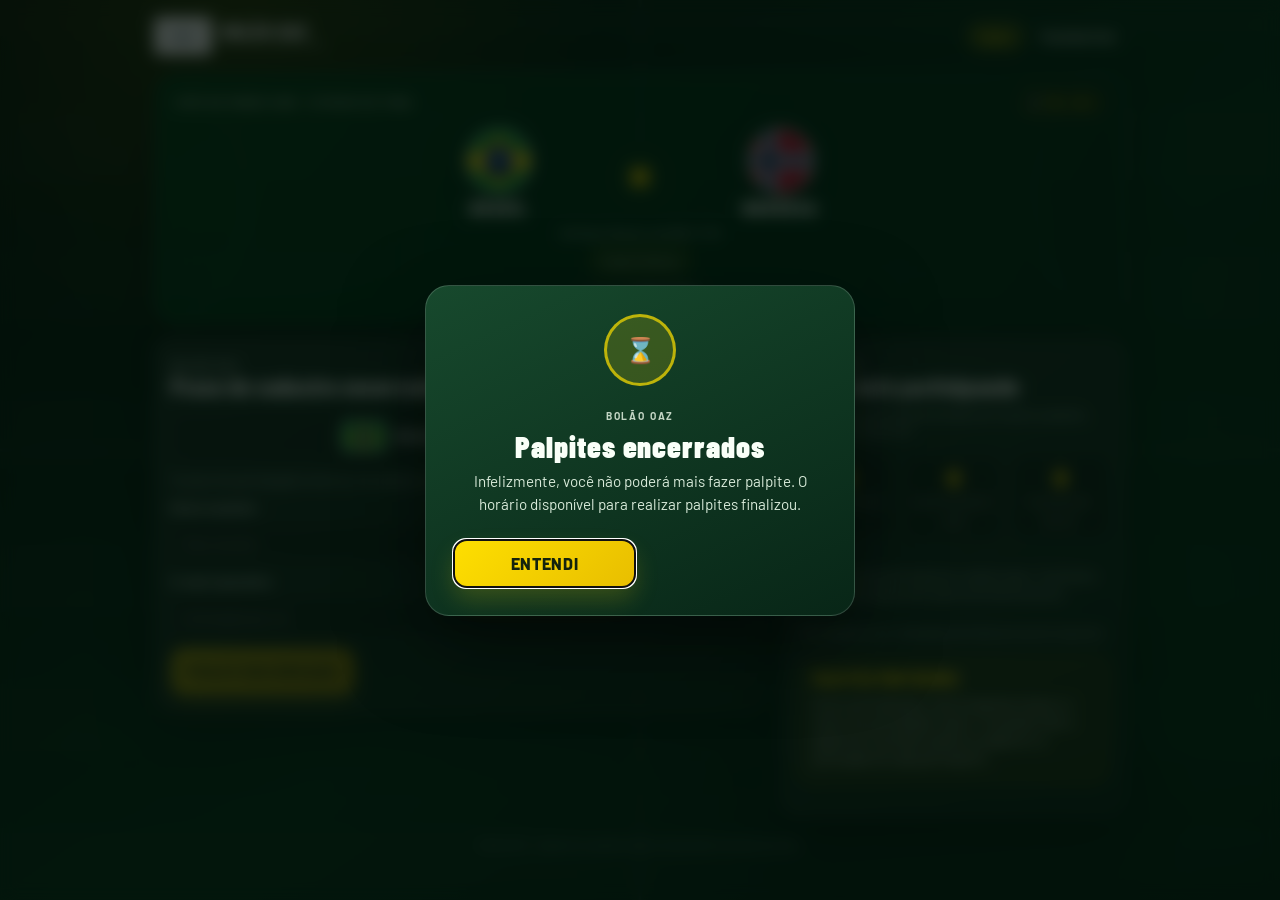
<file: docs/index.html>
<!doctype html>
<html lang="pt-BR">
<head>
  <meta charset="utf-8">
  <meta name="viewport" content="width=device-width,initial-scale=1">
  <link rel="icon" href="assets/favicon.ico" sizes="any">
  <meta http-equiv="refresh" content="0; url=html/palpite.html">
  <title>Bolão OAZ · Brasil × Noruega</title>
</head>
<body>
  <a href="html/palpite.html">Abrir Bolão OAZ</a>
</body>
</html>
</file>
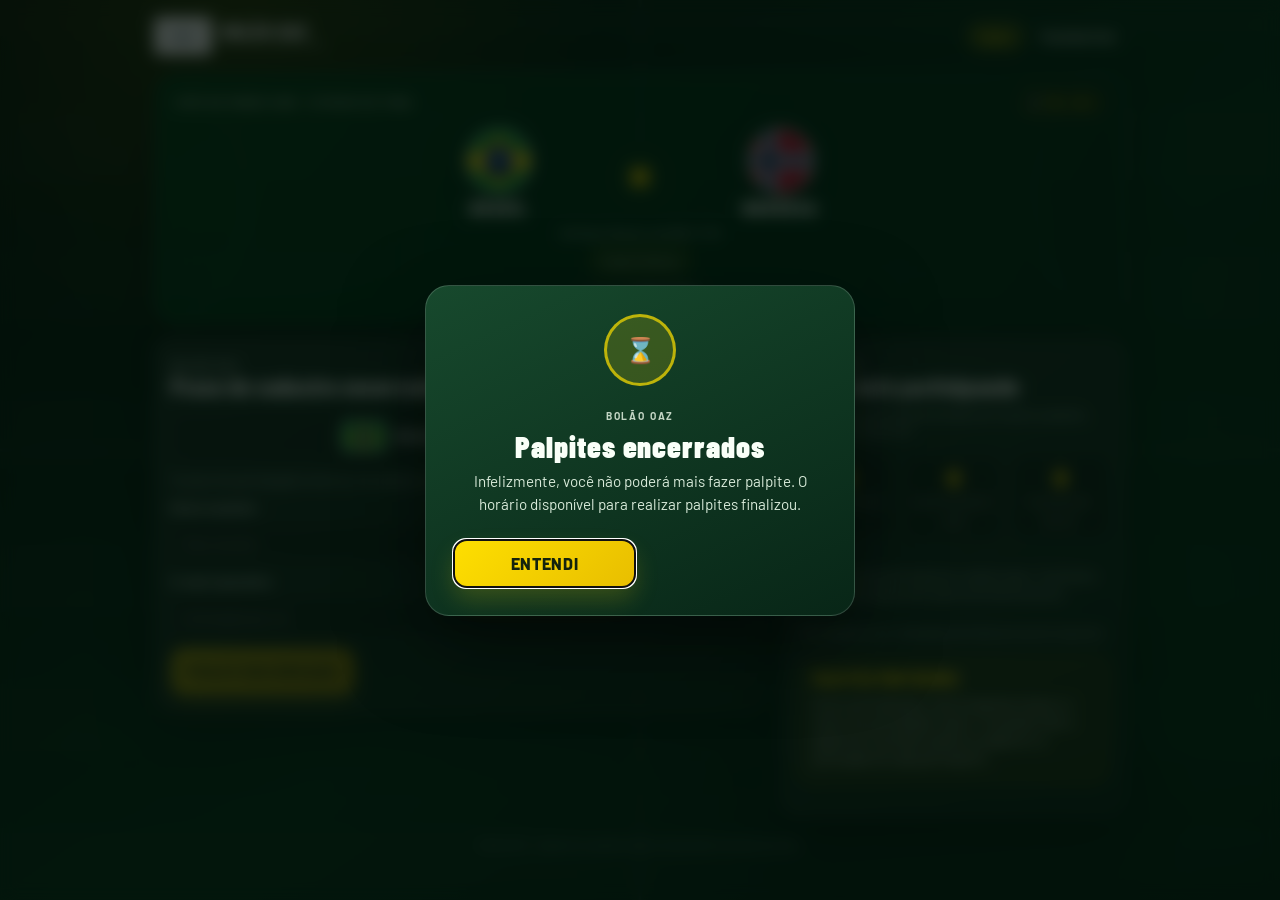
<file: docs/html/palpite.html>
<!doctype html>
<html lang="pt-BR">
<head>
  <meta charset="utf-8">
  <meta name="viewport" content="width=device-width,initial-scale=1,viewport-fit=cover">
  <meta name="theme-color" content="#041b0f">
  <link rel="icon" href="../assets/favicon.ico" sizes="any">
  <meta name="description" content="Bolão OAZ — palpites da Copa do Mundo 2026">
  <title>Bolão OAZ · Palpite</title>
  <link rel="stylesheet" href="../css/style.css">
</head>
<body>
  <main class="page-shell">
    <header class="topbar">
      <a class="brand" href="palpite.html">
        <img class="brand-logo" src="../assets/logo-oaz.png" alt="OAZ">
        <span class="brand-copy"><b>Bolão OAZ</b><span>Copa do Mundo 2026</span></span>
      </a>
      <nav id="nav-links" class="nav-links" aria-label="Navegação"></nav>
    </header>

    <section id="match-hero" class="hero" aria-live="polite"></section>
    <div id="page-notice" class="notice"></div>

    <section class="layout">
      <section>
        <article class="card">
          <div id="profile-content"></div>
          <div id="profile-notice" class="notice"></div>
        </article>

        <article id="prediction-content" class="card prediction-card hidden">
          <span class="eyebrow">Palpite completo</span>
          <h2 id="prediction-title">Monte seu palpite</h2>
          <p id="prediction-subtitle" class="prediction-intro"></p>

          <form id="prediction-form" class="prediction-form">
            <div class="score-grid">
              <label class="score-label"><span data-home-label>Brasil</span><input id="scoreHome" type="number" inputmode="numeric" min="0" max="20" required></label>
              <span class="score-x">×</span>
              <label class="score-label"><span data-away-label>Noruega</span><input id="scoreAway" type="number" inputmode="numeric" min="0" max="20" required></label>
            </div>

            <section class="metric-section">
              <h3>Métricas do jogo</h3>
              <p>Todos os campos abaixo entram na conferência do resultado final.</p>
              <div class="metric-grid-form">
                <label class="metric">Minuto do primeiro gol
                  <select id="minutoPrimeiroGol" required>
                    <option value="">Selecione</option>
                    <option value="0'-15'">0'–15'</option>
                    <option value="16'-30'">16'–30'</option>
                    <option value="31'-45+'">31'–45+'</option>
                    <option value="46'-60'">46'–60'</option>
                    <option value="61'-75'">61'–75'</option>
                    <option value="76'-90+'">76'–90+'</option>
                    <option value="Sem gol">Sem gol</option>
                  </select>
                </label>
                <label class="metric">Total de escanteios
                  <select id="escanteios" required>
                    <option value="">Selecione</option>
                    <option value="0-3">0–3</option>
                    <option value="4-6">4–6</option>
                    <option value="7-10">7–10</option>
                    <option value="11-14">11–14</option>
                    <option value="15+">15+</option>
                  </select>
                </label>
                <label class="metric">Total de cartões amarelos
                  <select id="cartoesAmarelos" required>
                    <option value="">Selecione</option>
                    <option value="0">0</option>
                    <option value="1-2">1–2</option>
                    <option value="3-4">3–4</option>
                    <option value="5+">5+</option>
                  </select>
                </label>
                <label class="metric">Posse de bola do Brasil
                  <select id="posseBrasil" required>
                    <option value="">Selecione</option>
                    <option value="0%-45%">0%–45%</option>
                    <option value="46%-55%">46%–55%</option>
                    <option value="56%-65%">56%–65%</option>
                    <option value="66%-75%">66%–75%</option>
                    <option value="76%-100%">76%–100%</option>
                  </select>
                </label>
                <label class="metric">Posse de bola da Noruega
                  <select id="posseNoruega" required>
                    <option value="">Selecione</option>
                    <option value="0%-45%">0%–45%</option>
                    <option value="46%-55%">46%–55%</option>
                    <option value="56%-65%">56%–65%</option>
                    <option value="66%-75%">66%–75%</option>
                    <option value="76%-100%">76%–100%</option>
                  </select>
                </label>
                <label class="metric">Resultado do intervalo
                  <select id="resultadoIntervalo" required></select>
                </label>
                <label class="metric">Impedimentos totais
                  <select id="impedimentos" required>
                    <option value="">Selecione</option>
                    <option value="0-1">0–1</option>
                    <option value="2-3">2–3</option>
                    <option value="4-5">4–5</option>
                    <option value="6+">6+</option>
                  </select>
                </label>
                <label class="metric">Finalizações a gol do Brasil<input id="finalizacoesBrasil" type="number" inputmode="numeric" min="0" max="30" required placeholder="Ex.: 12"></label>
                <label class="metric">Finalizações a gol da Noruega<input id="finalizacoesNoruega" type="number" inputmode="numeric" min="0" max="30" required placeholder="Ex.: 7"></label>
                <label class="metric">Artilheiro da partida
                  <select id="artilheiroPartida" required>
                    <option value="">Selecione</option>
                    <option value="Neymar">Neymar</option>
                    <option value="Endrick">Endrick</option>
                    <option value="Vini Júnior">Vini Júnior</option>
                  </select>
                </label>
                <label class="metric">Brasil × Noruega irá para os pênaltis?
                  <select id="vaiParaPenaltis" required>
                    <option value="">Selecione</option>
                    <option value="Sim">Sim</option>
                    <option value="Não">Não</option>
                  </select>
                </label>
                <label class="metric">Primeiro gol do Brasil
                  <select id="primeiroGolBrasil" required>
                    <option value="">Selecione</option>
                    <option value="Neymar">Neymar</option>
                    <option value="Endrick">Endrick</option>
                    <option value="Vini Júnior">Vini Júnior</option>
                    <option value="Douglas Santos">Douglas Santos</option>
                    <option value="Matheus Cunha">Matheus Cunha</option>
                  </select>
                </label>
                <label class="metric">Próximo adversário do Brasil
                  <select id="proximoAdversarioBrasil" required>
                    <option value="">Selecione</option>
                    <option value="Inglaterra">Inglaterra</option>
                    <option value="México">México</option>
                  </select>
                </label>
              </div>
            </section>

            <p class="form-footnote">Você pode enviar ou alterar o palpite até 03/07/2026, às 23h50.</p>
            <div class="prediction-actions">
              <button id="submit-prediction" class="btn primary" type="submit">Enviar palpite</button>
              <button id="delete-prediction" class="btn danger" type="button" hidden>Excluir cadastro e todos os palpites</button>
            </div>
          </form>
          <div id="prediction-notice" class="notice"></div>
        </article>
      </section>

      <aside class="card side-card">
        <span class="eyebrow live-eyebrow">Ao vivo</span>
        <h2>Quem está participando</h2>
        <p class="side-intro">Acompanhe a participação do bolão sem revelar os palpites antes do resultado final.</p>
        <div class="side-stats" aria-live="polite">
          <div class="side-stat"><b id="participants-count">0</b><span>Participantes</span></div>
          <div class="side-stat"><b id="predictions-count">0</b><span id="predictions-label">Palpites neste jogo</span></div>
          <div class="side-stat"><b id="total-predictions-count">0</b><span>Palpites no bolão</span></div>
        </div>
        <div id="participants-list" class="participants-list" aria-live="polite"></div>
        <p id="participants-updated" class="participants-updated">Participação ao vivo</p>
        <div class="privacy-card participation-privacy">
          <b>Palpites protegidos</b>
          <p>Antes da finalização, você vê apenas nomes e o status de participação. Após o resultado final, a página de resultado publica os palpites e a pontuação de cada participante.</p>
        </div>
      </aside>
    </section>

    <p class="footer-note">Bolão OAZ · cadastros e palpites são armazenados na base do bolão.</p>
  </main>

  <div id="saving-overlay" class="saving-overlay" aria-hidden="true" role="status" aria-live="assertive">
    <div class="saving-card">
      <div class="soccer-ball" aria-hidden="true">⚽</div>
      <b id="saving-overlay-text">Estamos salvando os seus dados…</b>
      <span id="saving-overlay-hint">Aguarde só um instante. Você poderá continuar assim que o envio for confirmado.</span>
    </div>
  </div>

  <div id="action-modal" class="action-modal" aria-hidden="true">
    <section id="action-modal-panel" class="action-modal-panel" role="dialog" aria-modal="true" aria-labelledby="action-modal-title" aria-describedby="action-modal-message">
      <div id="action-modal-icon" class="action-modal-icon success" aria-hidden="true">
        <svg viewBox="0 0 24 24"><path d="M5 12.5 9.4 17 19 7.5"></path></svg>
      </div>
      <span class="eyebrow">Bolão OAZ</span>
      <h2 id="action-modal-title">Tudo certo</h2>
      <p id="action-modal-message"></p>
      <div class="action-modal-actions">
        <button id="action-modal-cancel" class="btn modal-cancel" type="button" hidden>Cancelar</button>
        <button id="action-modal-confirm" class="btn primary modal-confirm" type="button">OK</button>
      </div>
    </section>
  </div>

  <div id="toast" class="toast"></div>
  <script src="../js/config.js?v=13"></script>
  <script src="../js/api.js?v=13"></script>
  <script src="../js/app.js?v=13"></script>
  <script>BolaoApp.boot('palpite');</script>
</body>
</html>
</file>
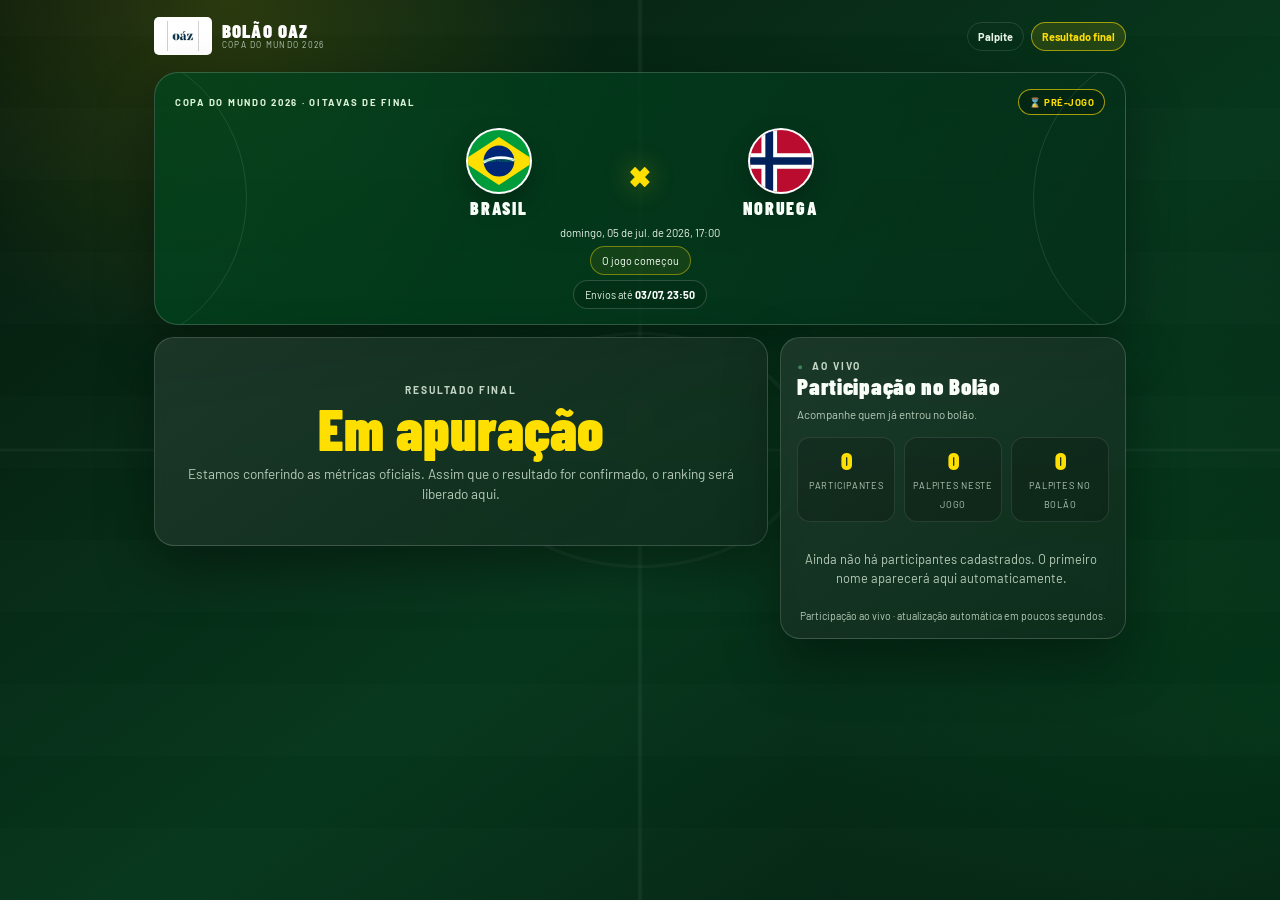
<file: docs/html/ranking.html>
<!doctype html>
<html lang="pt-BR">
<head>
  <meta charset="utf-8">
  <meta http-equiv="refresh" content="0; url=resultado.html">
  <meta name="viewport" content="width=device-width,initial-scale=1">
  <link rel="icon" href="../assets/favicon.ico" sizes="any">
  <title>Bolão OAZ</title>
</head>
<body>
  <a href="resultado.html">Abrir resultado final</a>
</body>
</html>
</file>
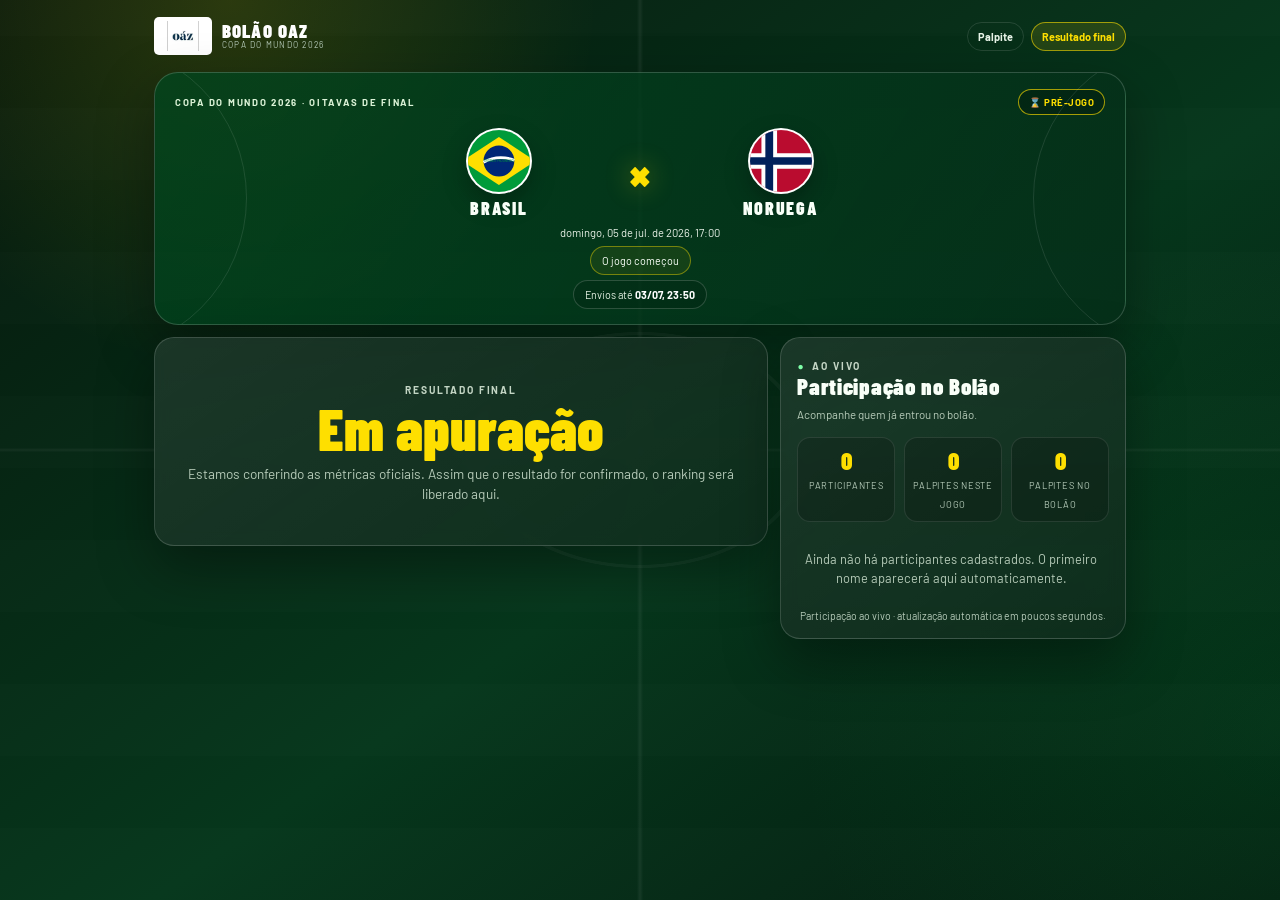
<file: docs/html/resultado.html>
<!doctype html>
<html lang="pt-BR">
<head>
  <meta charset="utf-8">
  <meta name="viewport" content="width=device-width,initial-scale=1,viewport-fit=cover">
  <meta name="theme-color" content="#041b0f">
  <link rel="icon" href="../assets/favicon.ico" sizes="any">
  <meta name="description" content="Bolão OAZ — resultado final">
  <title>Bolão OAZ · Resultado final</title>
  <link rel="stylesheet" href="../css/style.css">
</head>
<body>
  <main class="page-shell">
    <header class="topbar">
      <a class="brand" href="palpite.html">
        <img class="brand-logo" src="../assets/logo-oaz.png" alt="OAZ">
        <span class="brand-copy"><b>Bolão OAZ</b><span>Copa do Mundo 2026</span></span>
      </a>
      <nav id="nav-links" class="nav-links" aria-label="Navegação"></nav>
    </header>

    <section id="match-hero" class="hero"></section>
    <div id="page-notice" class="notice"></div>

    <section class="layout">
      <section id="result-content" class="card"></section>
      <aside class="card side-card">
        <span class="eyebrow live-eyebrow">Ao vivo</span>
        <h2>Participação no Bolão</h2>
        <p class="side-intro">Acompanhe quem já entrou no bolão.</p>
        <div class="side-stats" aria-live="polite">
          <div class="side-stat"><b id="participants-count">0</b><span>Participantes</span></div>
          <div class="side-stat"><b id="predictions-count">0</b><span id="predictions-label">Palpites neste jogo</span></div>
          <div class="side-stat"><b id="total-predictions-count">0</b><span>Palpites no bolão</span></div>
        </div>
        <div id="participants-list" class="participants-list" aria-live="polite"></div>
        <p id="participants-updated" class="participants-updated">Participação ao vivo</p>
      </aside>
    </section>

  </main>

  <div id="saving-overlay" class="saving-overlay" aria-hidden="true" role="status" aria-live="assertive">
    <div class="saving-card">
      <div class="soccer-ball" aria-hidden="true">⚽</div>
      <b id="saving-overlay-text">Estamos salvando os seus dados…</b>
      <span>Não feche esta página.</span>
    </div>
  </div>

  <div id="toast" class="toast"></div>
  <script src="../js/config.js?v=13"></script>
  <script src="../js/api.js?v=13"></script>
  <script src="../js/app.js?v=13"></script>
  <script>BolaoApp.boot('resultado');</script>
</body>
</html>
</file>
<file: docs/css/style.css>
@import url('https://fonts.googleapis.com/css2?family=Barlow:wght@400;500;600;700&family=Barlow+Condensed:wght@600;700;800;900&display=swap');

:root {
    --bg: #041b0f;
    --bg2: #07371c;
    --green: #009c3b;
    --yellow: #fedf00;
    --blue: #002776;
    --red: #bc002d;
    --ink: #06150c;
    --text: #f9fff8;
    --muted: #b6cbb9;
    --line: rgba(255, 255, 255, .16);
    --card: rgba(4, 35, 19, .77);
    --radius: 24px;
    --shadow: 0 22px 55px rgba(0, 0, 0, .36)
}

* {
    box-sizing: border-box
}

html {
    scroll-behavior: smooth
}

body {
    margin: 0;
    min-width: 320px;
    background: var(--bg);
    color: var(--text);
    font-family: Barlow, Arial, sans-serif;
    overflow-x: hidden
}

body:before {
    content: "";
    position: fixed;
    z-index: -3;
    inset: 0;
    background: radial-gradient(circle at 18% 0, rgba(254, 223, 0, .14), transparent 23rem), radial-gradient(circle at 100% 80%, rgba(0, 156, 59, .15), transparent 30rem), linear-gradient(145deg, #06170c, #06371c 56%, #041b0f)
}

body:after {
    content: "";
    position: fixed;
    inset: 0;
    z-index: -2;
    pointer-events: none;
    opacity: .5;
    background: linear-gradient(90deg, transparent 49.75%, rgba(255, 255, 255, .13) 50%, transparent 50.25%), linear-gradient(0deg, transparent 49.75%, rgba(255, 255, 255, .1) 50%, transparent 50.25%), radial-gradient(ellipse at 50% 50%, transparent 0 18%, rgba(255, 255, 255, .09) 18.1% 18.5%, transparent 18.6% 100%), repeating-linear-gradient(0deg, rgba(255, 255, 255, .018) 0 72px, transparent 72px 144px)
}

button,
input,
select {
    font: inherit
}

button {
    cursor: pointer
}

button:disabled {
    cursor: not-allowed;
    opacity: .55
}

.page-shell {
    width: min(100%, 1180px);
    margin: 0 auto;
    padding: 16px 18px 56px
}

.topbar {
    display: flex;
    align-items: center;
    justify-content: space-between;
    gap: 16px;
    min-height: 62px
}

.brand {
    display: flex;
    align-items: center;
    gap: 10px;
    color: #fff;
    text-decoration: none
}

.brand-logo {
    width: 76px;
    height: 50px;
    object-fit: contain;
    border-radius: 5px;
    background: #fff;
    padding: 6px
}

.brand-copy {
    display: grid;
    gap: 1px
}

.brand-copy b {
    font: 900 1.45rem/.9 "Barlow Condensed", sans-serif;
    letter-spacing: .06em;
    text-transform: uppercase
}

.brand-copy span {
    font-size: .62rem;
    color: var(--muted);
    letter-spacing: .15em;
    text-transform: uppercase
}

.nav-links {
    display: flex;
    align-items: center;
    gap: 7px;
    flex-wrap: wrap;
    justify-content: flex-end
}

.nav-link {
    color: #e8f4e8;
    text-decoration: none;
    border: 1px solid rgba(255, 255, 255, .12);
    border-radius: 999px;
    padding: 9px 13px;
    font-size: .76rem;
    font-weight: 700;
    transition: .2s
}

.nav-link:hover,
.nav-link.active {
    background: rgba(254, 223, 0, .12);
    border-color: rgba(254, 223, 0, .58);
    color: var(--yellow)
}

.hero {
    margin: 15px 0 18px;
    padding: 22px 26px 20px;
    border: 1px solid rgba(255, 255, 255, .18);
    border-radius: 30px;
    background: linear-gradient(120deg, rgba(0, 70, 30, .77), rgba(5, 46, 25, .84));
    box-shadow: var(--shadow);
    overflow: hidden;
    position: relative
}

.hero:before,
.hero:after {
    content: "";
    position: absolute;
    width: 310px;
    height: 310px;
    border: 1px solid rgba(255, 255, 255, .1);
    border-radius: 50%;
    top: 50%;
    transform: translateY(-50%)
}

.hero:before {
    left: -220px
}

.hero:after {
    right: -220px
}

.hero>* {
    position: relative
}

.hero-topline {
    display: flex;
    align-items: center;
    justify-content: space-between;
    gap: 12px;
    color: #ddf4d8;
    font-size: .67rem;
    font-weight: 700;
    letter-spacing: .18em;
    text-transform: uppercase
}

.status-pill {
    display: inline-flex;
    align-items: center;
    gap: 5px;
    padding: 8px 12px;
    border-radius: 999px;
    border: 1px solid rgba(254, 223, 0, .65);
    background: rgba(1, 10, 4, .25);
    color: var(--yellow);
    font-size: .68rem;
    letter-spacing: .05em
}

.status-pill.live {
    border-color: #81ef9e;
    color: #a8ffb9
}

.status-pill.final {
    border-color: #fff;
    color: #fff
}

.teams {
    display: grid;
    grid-template-columns: 1fr auto 1fr;
    align-items: center;
    max-width: 580px;
    margin: 20px auto 8px;
    gap: 20px
}

.team {
    display: grid;
    justify-items: center;
    gap: 9px;
    text-align: center
}

.team b {
    font: 900 1.36rem/1 "Barlow Condensed", sans-serif;
    letter-spacing: .1em;
    text-transform: uppercase
}

.team-flag,
.flag-box {
    display: inline-grid;
    place-items: center;
    overflow: hidden;
    border-radius: 50%;
    background: #fff;
    border: 2px solid rgba(255, 255, 255, .8);
    box-shadow: 0 10px 25px rgba(0, 0, 0, .26)
}

.team-flag {
    height: 82px;
    width: 82px
}

.team-flag .flag-box {
    height: 100%;
    width: 100%;
    border: 0;
    box-shadow: none
}

.flag-box {
    height: 28px;
    width: 42px;
    border-radius: 7px
}

.flag-box img {
    display: block;
    width: 100%;
    height: 100%;
    object-fit: cover
}

.match-score {
    min-width: 88px;
    text-align: center;
    color: var(--yellow);
    font: 900 clamp(2.7rem, 8vw, 4.5rem)/.9 "Barlow Condensed", sans-serif;
    text-shadow: 0 0 26px rgba(254, 223, 0, .35)
}

.match-score small {
    font: inherit;
    color: rgba(254, 223, 0, .7)
}

.match-date {
    margin: 13px 0 11px;
    text-align: center;
    color: #e7f0e6;
    font-size: .8rem
}

.countdown,
.deadline {
    width: max-content;
    max-width: 100%;
    margin: 7px auto 0;
    padding: 9px 14px;
    border: 1px solid rgba(254, 223, 0, .42);
    border-radius: 999px;
    background: rgba(254, 223, 0, .07);
    font-size: .77rem
}

.countdown b {
    color: var(--yellow);
    font-size: 1rem
}

.deadline {
    border-color: rgba(255, 255, 255, .17);
    background: rgba(0, 0, 0, .13);
    color: #e0eddf
}

.deadline b {
    color: #fff
}

.layout {
    display: grid;
    grid-template-columns: minmax(0, 1.33fr) minmax(300px, .67fr);
    gap: 18px;
    align-items: start
}

.card {
    padding: 22px;
    border: 1px solid var(--line);
    border-radius: var(--radius);
    background: linear-gradient(145deg, rgba(255, 255, 255, .09), rgba(255, 255, 255, .035)), var(--card);
    box-shadow: var(--shadow);
    backdrop-filter: blur(8px)
}

.side-card {
    position: sticky;
    top: 14px
}

.section-title {
    display: flex;
    justify-content: space-between;
    align-items: center;
    gap: 14px
}

.section-title h2,
.card h2 {
    margin: 2px 0 0;
    font: 900 1.65rem/1 "Barlow Condensed", sans-serif;
    letter-spacing: .03em
}

.eyebrow {
    margin: 0;
    color: #c3d5c4;
    font-size: .64rem;
    font-weight: 700;
    letter-spacing: .18em;
    text-transform: uppercase
}

.login-flags {
    display: flex;
    align-items: center;
    justify-content: center;
    gap: 10px;
    margin: 21px 0 14px;
    padding: 12px;
    border-radius: 15px;
    background: rgba(0, 0, 0, .13);
    font: 800 1rem "Barlow Condensed", sans-serif;
    letter-spacing: .08em;
    text-transform: uppercase
}

.login-flags .flag-box {
    width: 46px;
    height: 31px
}

.login-flags>span {
    color: var(--yellow);
    font-size: 1.25rem
}

.profile-form,
.prediction-form {
    display: grid;
    gap: 13px
}

.profile-form label,
.metric label,
.score-label {
    display: grid;
    gap: 8px;
    color: #d8ead9;
    font-size: .8rem;
    font-weight: 700;
    letter-spacing: .035em
}

.profile-form input,
.metric input,
.metric select,
.score-label input {
    width: 100%;
    min-height: 68px;
    border: 1px solid rgba(255, 255, 255, .2);
    border-radius: 14px;
    background: rgba(0, 0, 0, .25);
    color: #fff;
    padding: 0 15px;
    outline: none;
    font-size: 1.08rem;
    font-weight: 700;
    transition: .2s
}

.profile-form input:focus,
.metric input:focus,
.metric select:focus,
.score-label input:focus {
    border-color: var(--yellow);
    box-shadow: 0 0 0 3px rgba(254, 223, 0, .14)
}

.file-label {
    position: relative;
    overflow: hidden;
    display: flex !important;
    align-items: center;
    justify-content: space-between;
    gap: 10px;
    padding: 0 12px;
    min-height: 48px;
    border: 1px dashed rgba(255, 255, 255, .36);
    border-radius: 12px;
    background: rgba(0, 0, 0, .17);
    cursor: pointer
}

.file-label input {
    position: absolute;
    inset: 0;
    opacity: 0;
    cursor: pointer
}

.file-label span {
    color: var(--muted);
    font-size: .72rem
}

.photo-preview {
    display: flex;
    justify-content: center;
    min-height: 0
}

.profile-ready {
    display: flex;
    align-items: center;
    gap: 13px;
    padding: 13px;
    border: 1px solid rgba(255, 255, 255, .13);
    border-radius: 16px;
    background: rgba(0, 0, 0, .17)
}

.profile-ready>div {
    display: grid;
    gap: 2px;
    min-width: 0
}

.profile-ready span,
.profile-ready small {
    color: var(--muted);
    font-size: .7rem
}

.profile-ready b {
    font-size: .93rem;
    white-space: nowrap;
    overflow: hidden;
    text-overflow: ellipsis
}

.avatar {
    display: inline-grid;
    place-items: center;
    flex: 0 0 auto;
    width: 42px;
    height: 42px;
    border: 1px solid rgba(255, 255, 255, .3);
    border-radius: 50%;
    overflow: hidden;
    background: linear-gradient(135deg, #145831, #083a22);
    color: #fff;
    font-size: .7rem;
    font-weight: 800
}

.avatar img {
    display: block;
    width: 100%;
    height: 100%;
    object-fit: cover
}

.profile-avatar {
    width: 64px;
    height: 64px;
    font-size: .9rem
}

.text-button {
    margin-left: auto;
    border: 0;
    background: none;
    color: var(--yellow);
    font-weight: 700;
    font-size: .75rem
}

.btn {
    display: inline-flex;
    align-items: center;
    justify-content: center;
    gap: 7px;
    min-height: 47px;
    border: 0;
    border-radius: 13px;
    padding: 0 15px;
    font-weight: 800;
    letter-spacing: .04em
}

.btn.primary {
    background: linear-gradient(135deg, var(--yellow), #e8be00);
    color: #14230d;
    box-shadow: 0 12px 25px rgba(254, 223, 0, .18);
    text-transform: uppercase
}

.btn.primary:hover {
    transform: translateY(-2px)
}

.notice {
    display: none;
    margin: 12px 0 0;
    padding: 11px 12px;
    border: 1px solid rgba(254, 223, 0, .4);
    border-radius: 13px;
    background: rgba(254, 223, 0, .08);
    color: #fff1b0;
    font-size: .78rem
}

.notice.show {
    display: block
}

.notice.error {
    border-color: rgba(255, 115, 137, .55);
    background: rgba(127, 15, 39, .35);
    color: #ffd8df
}

.notice.success {
    border-color: rgba(107, 255, 151, .42);
    background: rgba(0, 128, 51, .23);
    color: #c4ffd3
}

.prediction-card {
    margin-top: 18px
}

.prediction-intro {
    margin: 6px 0 16px;
    color: var(--muted);
    font-size: .8rem
}

.score-grid {
    display: grid;
    grid-template-columns: 1fr auto 1fr;
    gap: 11px;
    align-items: end;
    margin: 8px 0 19px
}

.score-label {
    text-align: center
}

.score-label input {
    min-height: 92px;
    padding: 0;
    text-align: center;
    color: var(--yellow);
    font: 900 3.25rem/1 "Barlow Condensed", sans-serif
}

.score-x {
    padding-bottom: 18px;
    color: rgba(255, 255, 255, .42);
    font: 900 2.2rem/1 "Barlow Condensed", sans-serif
}

.metric-section {
    padding-top: 18px;
    border-top: 1px solid rgba(255, 255, 255, .11)
}

.metric-section h3 {
    margin: 0 0 5px;
    font: 900 1.23rem/1 "Barlow Condensed", sans-serif;
    letter-spacing: .04em
}

.metric-section>p {
    margin: 0 0 15px;
    color: var(--muted);
    font-size: .77rem
}

.metric-grid-form {
    display: grid;
    grid-template-columns: repeat(2, minmax(0, 1fr));
    gap: 16px
}

.metric select {
    appearance: none
}

.form-footnote {
    margin: 4px 0 0;
    color: var(--muted);
    font-size: .72rem
}

.side-stats {
    display: grid;
    grid-template-columns: repeat(3, 1fr);
    gap: 9px;
    margin: 15px 0
}

.side-stat {
    padding: 11px 8px;
    text-align: center;
    border: 1px solid rgba(255, 255, 255, .1);
    border-radius: 13px;
    background: rgba(0, 0, 0, .18)
}

.side-stat b {
    display: block;
    color: var(--yellow);
    font: 900 1.55rem/1 "Barlow Condensed", sans-serif
}

.side-stat span {
    color: var(--muted);
    font-size: .58rem;
    letter-spacing: .08em;
    text-transform: uppercase
}

.participants-list {
    display: grid;
    gap: 2px;
    margin-top: 9px
}

.participant-row {
    display: grid;
    grid-template-columns: 27px 31px minmax(0, 1fr);
    align-items: center;
    gap: 8px;
    padding: 9px 2px;
    border-bottom: 1px solid rgba(255, 255, 255, .08)
}

.participant-row.mine {
    background: rgba(254, 223, 0, .06)
}

.participant-number {
    color: var(--muted);
    font: 800 .8rem "Barlow Condensed", sans-serif;
    text-align: center
}

.mini-avatar {
    height: 29px;
    width: 29px;
    font-size: .52rem
}

.participant-row b {
    display: block;
    overflow: hidden;
    text-overflow: ellipsis;
    white-space: nowrap;
    font-size: .8rem
}

.participant-row small {
    display: block;
    color: var(--muted);
    font-size: .65rem;
    margin-top: 1px
}

.empty-text {
    margin: 13px 0;
    color: var(--muted);
    font-size: .8rem;
    line-height: 1.45;
    text-align: center
}

.schedule-list {
    display: grid;
    gap: 8px;
    margin-top: 11px
}

.game-card {
    display: grid;
    gap: 5px;
    padding: 11px;
    text-decoration: none;
    color: #fff;
    border: 1px solid rgba(255, 255, 255, .11);
    border-radius: 13px;
    background: rgba(0, 0, 0, .16);
    transition: .2s
}

.game-card:hover {
    transform: translateY(-2px);
    border-color: rgba(254, 223, 0, .52)
}

.game-card-teams {
    display: flex;
    align-items: center;
    gap: 7px;
    font: 800 .85rem "Barlow Condensed", sans-serif;
    letter-spacing: .04em
}

.game-card .flag-box {
    width: 28px;
    height: 19px
}

.game-card small {
    color: var(--muted);
    font-size: .65rem
}

.secondary-title {
    margin: 22px 0 5px;
    font: 900 1.1rem/1 "Barlow Condensed", sans-serif;
    letter-spacing: .04em
}

.demo-note {
    margin-top: 15px;
    padding: 10px 11px;
    border: 1px solid rgba(255, 255, 255, .15);
    border-radius: 12px;
    color: #d7e5d7;
    background: rgba(0, 0, 0, .13);
    font-size: .72rem;
    line-height: 1.45
}

.hidden {
    display: none !important
}

.page-intro {
    text-align: center;
    max-width: 700px;
    margin: 3px auto 20px
}

.page-intro h1 {
    margin: 5px 0 7px;
    font: 900 clamp(2rem, 6vw, 3.45rem)/.9 "Barlow Condensed", sans-serif;
    letter-spacing: .02em
}

.page-intro p {
    margin: 0;
    color: var(--muted);
    font-size: .83rem;
    line-height: 1.45
}

.rank-list {
    display: grid;
    gap: 2px;
    margin-top: 14px
}

.rank-row {
    display: grid;
    grid-template-columns: 38px 43px minmax(0, 1fr) auto;
    align-items: center;
    gap: 10px;
    padding: 12px 3px;
    border-bottom: 1px solid rgba(255, 255, 255, .1)
}

.rank-position {
    text-align: center;
    color: var(--muted);
    font: 900 1.05rem/1 "Barlow Condensed", sans-serif
}

.rank-position.top-1,
.rank-position.top-2,
.rank-position.top-3 {
    font-size: 1.25rem
}

.rank-avatar {
    width: 40px;
    height: 40px
}

.rank-name {
    min-width: 0
}

.rank-name b {
    display: block;
    white-space: nowrap;
    overflow: hidden;
    text-overflow: ellipsis;
    font-size: .91rem
}

.rank-name small {
    display: block;
    color: var(--muted);
    font-size: .67rem;
    margin-top: 3px
}

.rank-points {
    text-align: right;
    color: var(--yellow)
}

.rank-points b {
    display: block;
    font: 900 1.3rem/.9 "Barlow Condensed", sans-serif
}

.rank-points small {
    color: var(--muted);
    font-size: .6rem
}

.metric-checks {
    grid-column: 2/-1;
    display: grid;
    grid-template-columns: repeat(2, minmax(0, 1fr));
    gap: 7px;
    margin-top: 4px
}

.check {
    display: grid;
    grid-template-columns: 22px minmax(0, 1fr) auto;
    gap: 7px;
    align-items: center;
    padding: 8px;
    border: 1px solid rgba(255, 255, 255, .1);
    border-radius: 10px;
    font-size: .68rem
}

.check.ok {
    border-color: rgba(97, 255, 132, .42);
    background: rgba(0, 142, 56, .14)
}

.check.no {
    border-color: rgba(255, 125, 142, .27);
    background: rgba(130, 21, 42, .1)
}

.check>span {
    display: grid;
    place-items: center;
    width: 20px;
    height: 20px;
    border-radius: 50%;
    font-weight: 900
}

.check.ok>span {
    background: #0c9a3f;
    color: #fff
}

.check.no>span {
    background: #9f2943;
    color: #fff
}

.check b {
    display: block;
    font-size: .68rem
}

.check small {
    display: block;
    color: var(--muted);
    font-size: .59rem;
    margin-top: 2px;
    line-height: 1.25
}

.check em {
    font-style: normal;
    color: var(--yellow);
    font-weight: 800
}

.result-zero {
    text-align: center;
    padding: 24px 12px
}

.result-zero h1 {
    margin: 6px 0 9px;
    color: var(--yellow);
    font: 900 clamp(2.1rem, 6vw, 3.6rem)/.9 "Barlow Condensed", sans-serif
}

.result-zero p {
    max-width: 600px;
    margin: 0 auto;
    color: var(--muted);
    line-height: 1.5;
    font-size: .85rem
}

.zero-stats {
    display: grid;
    grid-template-columns: repeat(3, 1fr);
    gap: 10px;
    max-width: 580px;
    margin: 22px auto 0
}

.zero-stats>div {
    padding: 15px 8px;
    border: 1px solid rgba(255, 255, 255, .1);
    border-radius: 14px;
    background: rgba(0, 0, 0, .15)
}

.zero-stats b {
    display: block;
    color: var(--yellow);
    font: 900 1.8rem/1 "Barlow Condensed", sans-serif
}

.zero-stats span {
    display: block;
    margin-top: 4px;
    color: var(--muted);
    font-size: .61rem;
    letter-spacing: .06em;
    text-transform: uppercase
}

.official-result {
    padding: 4px 0 18px
}

.official-score {
    display: grid;
    grid-template-columns: 1fr auto 1fr;
    align-items: center;
    gap: 12px;
    margin: 18px 0
}

.official-score>div {
    display: grid;
    justify-items: center;
    gap: 8px;
    text-align: center;
    font: 800 1rem "Barlow Condensed", sans-serif;
    text-transform: uppercase;
    letter-spacing: .07em
}

.official-score .flag-box {
    width: 54px;
    height: 36px
}

.official-score strong {
    color: var(--yellow);
    white-space: nowrap;
    font: 900 clamp(2.5rem, 7vw, 4rem)/.9 "Barlow Condensed", sans-serif
}

.official-score strong i {
    font-style: normal;
    color: rgba(254, 223, 0, .65)
}

.metric-grid {
    display: grid;
    grid-template-columns: repeat(3, minmax(0, 1fr));
    gap: 8px
}

.metric-result {
    padding: 10px;
    border: 1px solid rgba(255, 255, 255, .1);
    border-radius: 12px;
    background: rgba(0, 0, 0, .15)
}

.metric-result span {
    display: block;
    color: var(--muted);
    font-size: .62rem;
    line-height: 1.2
}

.metric-result b {
    display: block;
    margin-top: 3px;
    color: #fff;
    font: 800 1rem/1 "Barlow Condensed", sans-serif
}

.podium-section {
    padding: 20px 0;
    border-top: 1px solid rgba(255, 255, 255, .1)
}

.podium {
    display: flex;
    align-items: flex-end;
    justify-content: center;
    gap: 10px;
    margin-top: 17px
}

.podium-item {
    display: grid;
    justify-items: center;
    gap: 5px;
    text-align: center;
    min-width: 0;
    flex: 1;
    max-width: 210px
}

.podium-item b {
    max-width: 100%;
    overflow: hidden;
    text-overflow: ellipsis;
    white-space: nowrap;
    font-size: .8rem
}

.podium-item span {
    color: var(--yellow);
    font: 800 1rem "Barlow Condensed", sans-serif
}

.podium-avatar {
    width: 50px;
    height: 50px
}

.podium-step {
    width: 100%;
    display: grid;
    place-items: center;
    color: rgba(0, 0, 0, .6);
    font: 900 1.5rem/1 "Barlow Condensed", sans-serif;
    border-radius: 11px 11px 0 0
}

.place-1 {
    order: 2
}

.place-2 {
    order: 1
}

.place-3 {
    order: 3
}

.place-1 .podium-step {
    height: 92px;
    background: linear-gradient(#ffef9b, #cba900)
}

.place-2 .podium-step {
    height: 67px;
    background: linear-gradient(#e6edf0, #8798a2)
}

.place-3 .podium-step {
    height: 53px;
    background: linear-gradient(#f1bd91, #b66f3e)
}

.results-list {
    padding-top: 20px;
    border-top: 1px solid rgba(255, 255, 255, .1)
}

.result-note {
    margin: 5px 0;
    color: var(--muted);
    font-size: .75rem
}

.toast {
    position: fixed;
    z-index: 30;
    left: 50%;
    bottom: 22px;
    transform: translate(-50%, 22px);
    max-width: min(92vw, 540px);
    padding: 11px 17px;
    border: 1px solid rgba(254, 223, 0, .6);
    border-radius: 999px;
    background: #133b22;
    color: #fff;
    box-shadow: var(--shadow);
    font-size: .79rem;
    opacity: 0;
    pointer-events: none;
    transition: .24s
}

.toast.show {
    opacity: 1;
    transform: translate(-50%, 0)
}

.toast.error {
    border-color: rgba(255, 125, 142, .7);
    background: #6d1d31
}

.toast.success {
    border-color: rgba(113, 255, 159, .58);
    background: #075b2a
}

.footer-note {
    margin: 22px 0 0;
    text-align: center;
    color: rgba(255, 255, 255, .48);
    font-size: .68rem
}

@media(max-width:850px) {
    .layout {
        grid-template-columns: 1fr
    }

    .side-card {
        position: static
    }

    .metric-grid {
        grid-template-columns: repeat(2, minmax(0, 1fr))
    }
}

@media(max-width:620px) {
    .page-shell {
        padding: 10px 10px 45px
    }

    .topbar {
        align-items: flex-start
    }

    .brand-logo {
        width: 62px;
        height: 42px
    }

    .brand-copy b {
        font-size: 1.18rem
    }

    .brand-copy span {
        font-size: .52rem
    }

    .nav-links {
        gap: 5px
    }

    .nav-link {
        padding: 7px 8px;
        font-size: .64rem
    }

    .hero {
        padding: 16px 12px 15px;
        border-radius: 22px
    }

    .hero-topline {
        font-size: .55rem
    }

    .teams {
        gap: 8px;
        margin: 17px auto 6px
    }

    .team-flag {
        height: 60px;
        width: 60px
    }

    .team b {
        font-size: 1rem
    }

    .match-score {
        min-width: 58px;
        font-size: 2.8rem
    }

    .match-date {
        font-size: .7rem
    }

    .countdown,
    .deadline {
        font-size: .66rem;
        padding: 8px 10px
    }

    .countdown b {
        font-size: .82rem
    }

    .card {
        padding: 16px;
        border-radius: 18px
    }

    .metric-grid-form {
        grid-template-columns: 1fr
    }

    .score-grid {
        gap: 6px
    }

    .score-label input {
        min-height: 68px;
        font-size: 2.55rem
    }

    .metric-grid {
        grid-template-columns: repeat(2, minmax(0, 1fr))
    }

    .metric-checks {
        grid-template-columns: 1fr
    }

    .rank-row {
        grid-template-columns: 31px 38px minmax(0, 1fr) auto;
        gap: 7px
    }

    .rank-avatar {
        width: 36px;
        height: 36px
    }

    .zero-stats {
        gap: 6px
    }

    .zero-stats>div {
        padding: 12px 5px
    }

    .zero-stats span {
        font-size: .53rem
    }

    .official-score {
        gap: 5px
    }

    .official-score strong {
        font-size: 2.5rem
    }

    .official-score .flag-box {
        width: 42px;
        height: 28px
    }

    .official-score>div {
        font-size: .78rem
    }

    .podium {
        gap: 5px
    }

    .podium-item b {
        font-size: .7rem
    }

    .profile-ready {
        align-items: flex-start
    }

    .profile-ready .profile-avatar {
        width: 50px;
        height: 50px
    }

    .page-intro h1 {
        font-size: 2.25rem
    }
}

@media(prefers-reduced-motion:reduce) {

    *,
    *:before,
    *:after {
        animation-duration: .001ms !important;
        animation-iteration-count: 1 !important;
        scroll-behavior: auto !important
    }
}

/* Ajustes de desempenho e estado de carregamento */
.notice.loading {
  border-color: rgba(116, 215, 255, .55);
  background: rgba(0, 87, 127, .30);
  color: #d8f5ff;
}

.notice.loading::before {
  content: "●";
  display: inline-block;
  margin-right: 8px;
  color: #7fe5ff;
  animation: bolaoPulse 1s ease-in-out infinite alternate;
}

@keyframes bolaoPulse {
  from { opacity: .35; transform: scale(.88); }
  to { opacity: 1; transform: scale(1.15); }
}

.hidden { display: none !important; }


/* ================= NOVA BASE GOOGLE SHEETS — INTERFACE SIMPLIFICADA ================= */

.brand-logo {
  width: 88px;
  height: 56px;
  padding: 3px;
  object-fit: contain;
}

.form-intro {
  margin: 0 0 16px;
  color: var(--muted);
  font-size: .8rem;
  line-height: 1.45;
}

.simple-profile {
  min-height: 92px;
}

.simple-profile .profile-copy {
  display: grid;
  gap: 4px;
  min-width: 0;
}

.simple-profile .profile-copy span,
.simple-profile .profile-copy small {
  color: var(--muted);
  font-size: .74rem;
}

.simple-profile .profile-copy b {
  font: 900 1.25rem/1 "Barlow Condensed", sans-serif;
  letter-spacing: .04em;
}

.privacy-card {
  margin: 16px 0;
  padding: 15px;
  border: 1px solid rgba(254, 223, 0, .28);
  border-radius: 16px;
  background: rgba(254, 223, 0, .06);
}

.privacy-card b {
  display: block;
  color: var(--yellow);
  font: 800 1rem/1 "Barlow Condensed", sans-serif;
  letter-spacing: .04em;
  text-transform: uppercase;
}

.privacy-card p {
  margin: 8px 0 0;
  color: #e5eee3;
  font-size: .78rem;
  line-height: 1.45;
}

.result-privacy {
  margin-top: 20px;
}

.result-zero .privacy-card {
  max-width: 620px;
  margin: 24px auto 0;
  text-align: left;
}

.rank-row {
  grid-template-columns: 46px minmax(0, 1fr) auto;
}

.rank-name {
  min-width: 0;
}

.rank-name b {
  display: block;
  white-space: nowrap;
  overflow: hidden;
  text-overflow: ellipsis;
}

@media (max-width: 640px) {
  .brand-logo {
    width: 70px;
    height: 48px;
  }

  .privacy-card {
    margin: 14px 0;
  }
}

/* Ações de edição e exclusão do participante */
.profile-actions {
    display: flex;
    align-items: center;
    gap: 10px;
    margin-left: auto
}

.profile-actions .text-button {
    margin-left: 0
}

.danger-text {
    color: #ffb2bf
}

.danger-text:hover {
    color: #fff
}

.prediction-actions {
    display: grid;
    grid-template-columns: 1fr;
    gap: 10px
}

.btn.danger {
    border: 1px solid rgba(255, 115, 137, .55);
    background: rgba(127, 15, 39, .35);
    color: #ffd8df
}

.btn.danger:hover {
    transform: translateY(-2px);
    background: rgba(155, 20, 50, .55)
}

.btn[hidden] {
    display: none
}

@media (max-width: 560px) {
    .profile-ready {
        align-items: flex-start;
        flex-wrap: wrap
    }

    .profile-actions {
        width: 100%;
        margin-left: 0;
        justify-content: space-between
    }
}




/* Feedback de gravação: a bola fica no centro da tela durante qualquer operação */
body.saving { overflow: hidden; }
.saving-overlay {
  position: fixed;
  inset: 0;
  z-index: 1200;
  display: grid;
  place-items: center;
  padding: 20px;
  background: rgba(1, 14, 7, .72);
  backdrop-filter: blur(8px);
  opacity: 0;
  visibility: hidden;
  pointer-events: none;
  transition: opacity .18s ease, visibility .18s ease;
}
.saving-overlay.show {
  opacity: 1;
  visibility: visible;
  pointer-events: auto;
}
.saving-card {
  display: grid;
  justify-items: center;
  gap: 10px;
  width: min(100%, 330px);
  padding: 26px 22px;
  border: 1px solid rgba(255,255,255,.18);
  border-radius: 24px;
  background: linear-gradient(155deg, #16452a, #092716);
  box-shadow: 0 30px 90px rgba(0,0,0,.6);
  text-align: center;
}
.saving-card b { font: 900 1.2rem/1.1 "Barlow Condensed", sans-serif; letter-spacing: .03em; }
.saving-card span { color: var(--muted); font-size: .78rem; }
.soccer-ball {
  display: grid;
  place-items: center;
  width: 74px;
  height: 74px;
  border-radius: 50%;
  font-size: 3.9rem;
  filter: drop-shadow(0 10px 15px rgba(0,0,0,.3));
  animation: soccerBounce .85s ease-in-out infinite alternate, soccerSpin 2s linear infinite;
}
@keyframes soccerBounce { from { transform: translateY(-3px); } to { transform: translateY(11px); } }
@keyframes soccerSpin { to { rotate: 360deg; } }

/* Modal de confirmação e sucesso — substitui alertas nativos */
body.modal-open {
  overflow: hidden;
}

.action-modal {
  position: fixed;
  inset: 0;
  z-index: 1000;
  display: grid;
  place-items: center;
  padding: 20px;
  background: rgba(2, 12, 7, .74);
  backdrop-filter: blur(8px);
  opacity: 0;
  visibility: hidden;
  pointer-events: none;
  transition: opacity .2s ease, visibility .2s ease;
}

.action-modal.show {
  opacity: 1;
  visibility: visible;
  pointer-events: auto;
}

.action-modal-panel {
  width: min(100%, 430px);
  padding: 28px;
  border: 1px solid rgba(255,255,255,.16);
  border-radius: 24px;
  background: linear-gradient(155deg, #17492d, #082617);
  box-shadow: 0 28px 80px rgba(0,0,0,.52);
  text-align: center;
  transform: translateY(12px) scale(.98);
  transition: transform .22s ease;
}

.action-modal.show .action-modal-panel {
  transform: translateY(0) scale(1);
}

.action-modal-icon {
  display: grid;
  place-items: center;
  width: 72px;
  height: 72px;
  margin: 0 auto 18px;
  border: 3px solid rgba(109,255,160,.95);
  border-radius: 50%;
  background: rgba(0, 139, 60, .26);
  color: #82ffb0;
}

.action-modal-icon svg {
  width: 37px;
  height: 37px;
  fill: none;
  stroke: currentColor;
  stroke-width: 3;
  stroke-linecap: round;
  stroke-linejoin: round;
}

.action-modal-icon.danger {
  border-color: rgba(255, 141, 158, .9);
  background: rgba(143, 18, 50, .32);
  color: #ffd1d9;
  font: 900 2.35rem/1 "Barlow Condensed", sans-serif;
}

.action-modal-panel h2 {
  margin: 8px 0 9px;
  font: 900 1.9rem/1 "Barlow Condensed", sans-serif;
  letter-spacing: .03em;
}

.action-modal-panel p {
  margin: 0;
  color: #d8ead9;
  font-size: .95rem;
  line-height: 1.5;
}

.action-modal-actions {
  display: grid;
  grid-template-columns: 1fr 1fr;
  gap: 10px;
  margin-top: 24px;
}

.action-modal-actions .modal-confirm:only-child {
  grid-column: 1 / -1;
}

.modal-cancel {
  border: 1px solid rgba(255,255,255,.22);
  background: rgba(255,255,255,.08);
  color: #fff;
}

.modal-cancel:hover {
  background: rgba(255,255,255,.14);
}

@media (max-width: 560px) {
  .metric-grid-form {
    grid-template-columns: 1fr;
  }

  .action-modal-panel {
    padding: 24px 20px;
  }
}


/* Participação ao vivo */
.live-eyebrow::before {
  content: "●";
  display: inline-block;
  margin-right: 7px;
  color: #7effa8;
  animation: bolaoPulse 1s ease-in-out infinite alternate;
}

.side-intro {
  margin: 8px 0 0;
  color: var(--muted);
  font-size: .78rem;
  line-height: 1.45;
}

.participants-list {
  max-height: 370px;
  overflow-y: auto;
  padding-right: 4px;
  scrollbar-width: thin;
  scrollbar-color: rgba(254, 223, 0, .42) transparent;
}

.participants-list::-webkit-scrollbar { width: 6px; }
.participants-list::-webkit-scrollbar-thumb {
  border-radius: 10px;
  background: rgba(254, 223, 0, .42);
}

.participant-row {
  border-radius: 10px;
  padding: 9px 6px;
}

.participant-row.sent .participant-status {
  color: #9cffbc;
}

.participant-row.mine {
  border-left: 2px solid var(--yellow);
}

.participant-copy {
  min-width: 0;
}

.participant-status {
  color: var(--muted);
}

.participants-updated {
  margin: 10px 0 0;
  color: var(--muted);
  font-size: .65rem;
  text-align: center;
}

.participation-privacy {
  margin-top: 16px;
}

@media (max-width: 1180px) {
  .participants-list { max-height: 300px; }
}

@media (max-width: 560px) { .side-stats { grid-template-columns: repeat(3, 1fr); } .side-stat span { font-size: .52rem; } }


/* Classificação final: exibe todos os palpites de forma legível */
.rank-row.rank-row-expanded {
  grid-template-columns: 46px minmax(0, 1fr);
  align-items: start;
  gap: 12px;
  padding: 15px 4px;
}
.rank-row-expanded .rank-position {
  padding-top: 4px;
}
.rank-topline {
  display: flex;
  align-items: baseline;
  justify-content: space-between;
  gap: 12px;
}
.rank-topline b {
  min-width: 0;
}
.rank-score {
  flex: 0 0 auto;
  color: var(--yellow);
  font: 900 1.18rem/1 "Barlow Condensed", sans-serif;
  white-space: nowrap;
}
.prediction-summary-grid {
  display: grid;
  grid-template-columns: repeat(3, minmax(0, 1fr));
  gap: 7px;
  margin-top: 10px;
}
.prediction-summary-grid > div {
  min-width: 0;
  padding: 8px 9px;
  border: 1px solid rgba(255,255,255,.10);
  border-radius: 9px;
  background: rgba(0,0,0,.14);
}
.prediction-summary-grid span {
  display: block;
  color: var(--muted);
  font-size: .60rem;
  line-height: 1.2;
}
.prediction-summary-grid b {
  display: block;
  margin-top: 3px;
  color: #fff;
  font: 800 .9rem/1 "Barlow Condensed", sans-serif;
  white-space: normal;
  overflow: visible;
  text-overflow: clip;
}
@media (max-width: 680px) {
  .prediction-summary-grid { grid-template-columns: repeat(2, minmax(0, 1fr)); }
  .rank-topline { align-items: flex-start; flex-direction: column; gap: 4px; }
  .rank-score { font-size: 1.05rem; }
}

/* Aviso de prazo encerrado */
.action-modal-icon.warning {
  background: rgba(254, 223, 0, .16);
  border-color: rgba(254, 223, 0, .68);
  color: var(--yellow);
  font-size: 1.55rem;
}

/* Base visual compacta do bolão. */
.page-shell {
  width: min(100%, 1000px);
  padding: 10px 14px 38px;
}
.topbar { min-height: 52px; }
.brand-logo { width: 58px; height: 38px; padding: 4px; }
.brand-copy b { font-size: 1.18rem; }
.brand-copy span { font-size: .52rem; }
.nav-link { padding: 7px 10px; font-size: .68rem; }
.hero { margin: 10px 0 12px; padding: 16px 20px 15px; border-radius: 24px; }
.hero-topline { font-size: .60rem; }
.status-pill { padding: 6px 10px; font-size: .60rem; }
.teams { max-width: 470px; margin: 13px auto 5px; gap: 14px; }
.team { gap: 6px; }
.team b { font-size: 1.12rem; }
.team-flag { width: 66px; height: 66px; }
.match-score { min-width: 66px; font-size: clamp(2.15rem, 6vw, 3.25rem); }
.match-date { margin: 8px 0 7px; font-size: .70rem; }
.countdown, .deadline { margin-top: 5px; padding: 7px 11px; font-size: .67rem; }
.countdown b { font-size: .85rem; }
.layout { grid-template-columns: minmax(0, 1.28fr) minmax(270px, .72fr); gap: 12px; }
.card { padding: 16px; border-radius: 20px; }
.section-title h2, .card h2 { font-size: 1.42rem; }
.login-flags { margin: 14px 0 10px; padding: 9px; font-size: .88rem; }
.form-intro { margin: 0 0 11px; font-size: .78rem; }
.profile-form, .prediction-form { gap: 10px; }
.profile-form label, .prediction-form label { font-size: .72rem; }
.profile-form input, .prediction-form input, .prediction-form select { min-height: 42px; padding: 9px 11px; }
.side-card { top: 10px; }
.side-intro { font-size: .72rem; }
.side-stat { min-height: 70px; padding: 10px 5px; }
.participants-list { max-height: 250px; }
.participant-row { padding: 7px 5px; }
.connection-card { text-align: center; }
.connection-card .btn { margin-top: 14px; }

@media (max-width: 850px) {
  .page-shell { width: min(100%, 780px); }
  .layout { grid-template-columns: 1fr; }
  .side-card { position: static; }
}


/* V11 — campos bloqueados após o prazo de palpites. */
.profile-form input:disabled,
.metric input:disabled,
.metric select:disabled,
.score-label input:disabled,
.btn:disabled {
  opacity: .56;
  cursor: not-allowed;
}

.profile-form input:disabled,
.metric input:disabled,
.metric select:disabled,
.score-label input:disabled {
  filter: grayscale(.25);
}
</file>
